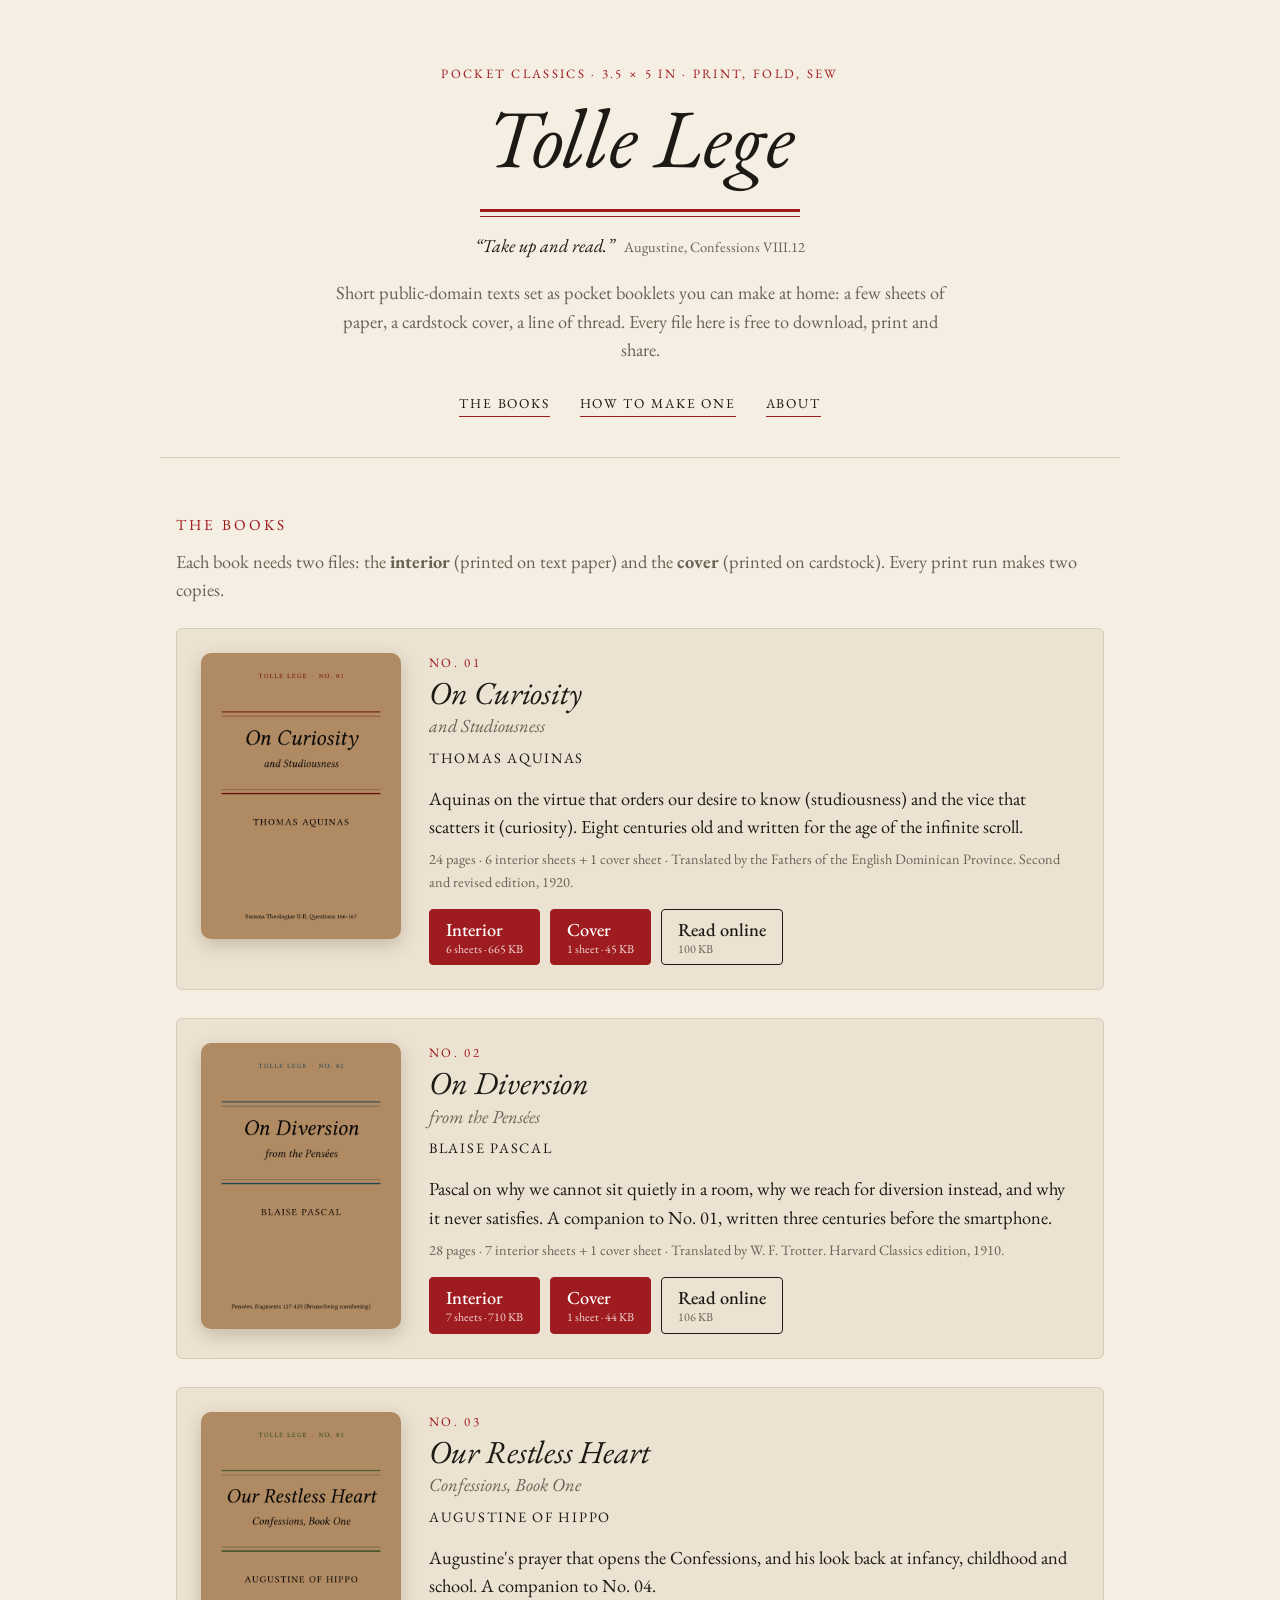
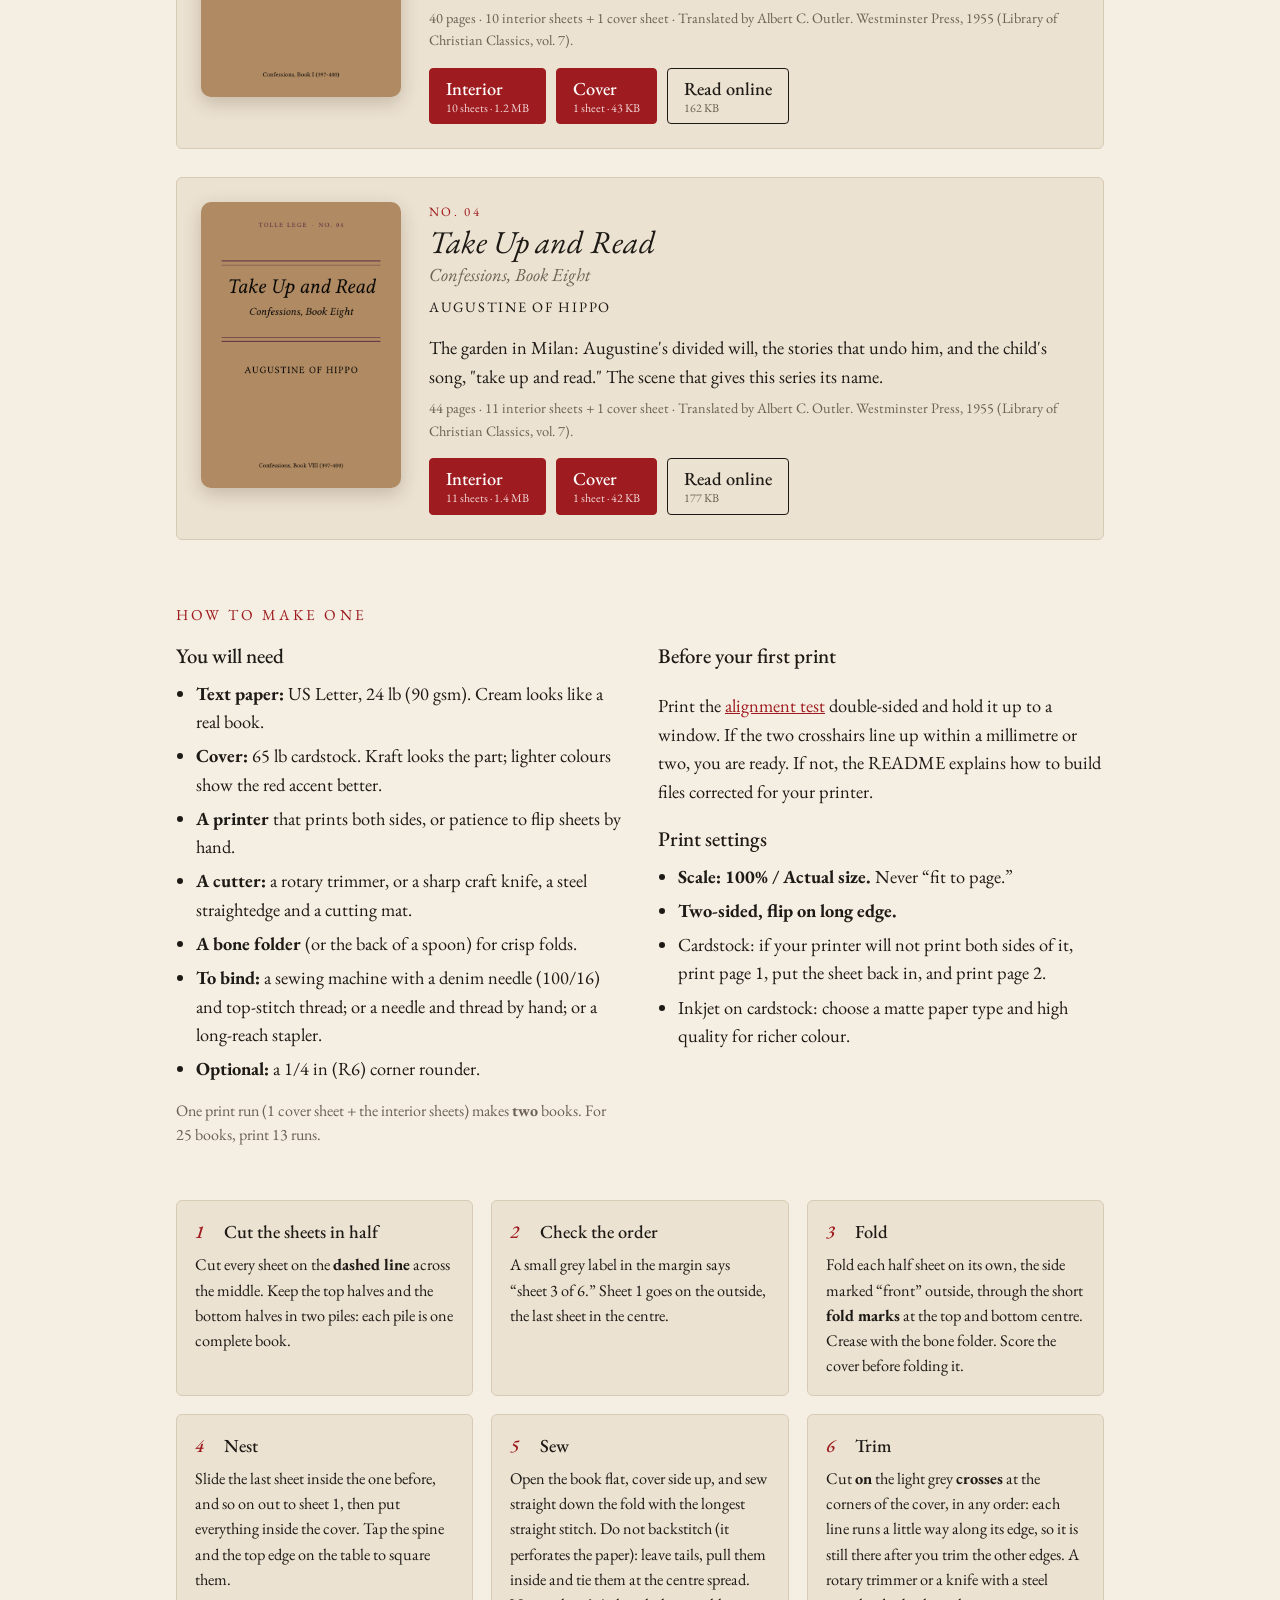
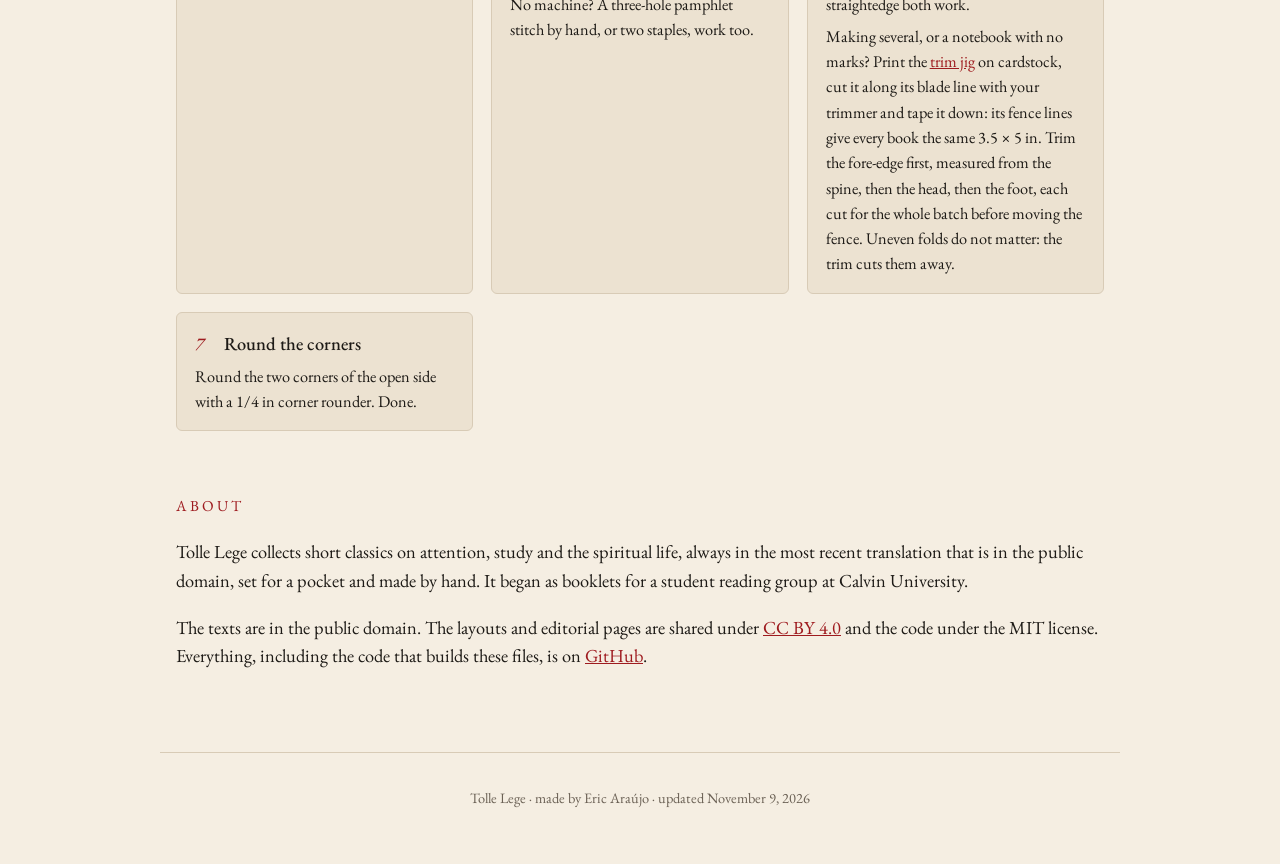
<file: docs/index.html>
<!doctype html>
<!--
  tools/site/index.template.html  --  the website page TEMPLATE.
  build.py fills the BOOKS placeholder with one card per title (from each
  title.toml) and the UPDATED placeholder with today's date (each written in
  double curly braces; not spelled out here, or the build would fill this
  comment too), and writes the result to docs/index.html,
  which GitHub Pages serves. Edit THIS file, not docs/index.html (which is
  overwritten by every build). The styles are in tools/site/style.css.
-->
<html lang="en">
<head>
  <meta charset="utf-8">
  <meta name="viewport" content="width=device-width, initial-scale=1">
  <title>Tolle Lege · pocket classics to print and sew</title>
  <meta name="description" content="Free pocket-size booklets of public-domain classics, ready to print at home, fold, sew and trim.">
  <link rel="preconnect" href="https://fonts.googleapis.com">
  <link rel="preconnect" href="https://fonts.gstatic.com" crossorigin>
  <link href="https://fonts.googleapis.com/css2?family=EB+Garamond:ital,wght@0,400;0,500;0,600;1,400&display=swap" rel="stylesheet">
  <link rel="stylesheet" href="assets/style.css">
</head>
<body>

<header class="masthead">
  <p class="kicker">Pocket classics · 3.5 × 5 in · print, fold, sew</p>
  <h1>Tolle Lege</h1>
  <p class="motto"><em>“Take up and read.”</em> <span>Augustine, Confessions VIII.12</span></p>
  <p class="lede">Short public-domain texts set as pocket booklets you can make at home:
    a few sheets of paper, a cardstock cover, a line of thread. Every file here is free
    to download, print and share.</p>
  <nav>
    <a href="#books">The books</a>
    <a href="#make">How to make one</a>
    <a href="#about">About</a>
  </nav>
</header>

<main>

<section id="books">
  <h2>The books</h2>
  <p class="section-note">Each book needs two files: the <strong>interior</strong> (printed on text paper)
    and the <strong>cover</strong> (printed on cardstock). Every print run makes two copies.</p>
  <div class="books">

    <article class="book" id="01-aquinas-on-curiosity">
      <div class="cover-wrap"><img src="books/01-aquinas-on-curiosity/cover.png" alt="Front cover of On Curiosity" loading="lazy"></div>
      <div class="info">
      <p class="num">No. 01</p>
      <h3>On Curiosity</h3>
      <p class="sub">and Studiousness</p>
      <p class="author">Thomas Aquinas</p>
      <p class="summary">Aquinas on the virtue that orders our desire to know (studiousness) and the vice that scatters it (curiosity). Eight centuries old and written for the age of the infinite scroll.</p>
        <p class="meta">24 pages · 6 interior sheets + 1 cover sheet · Translated by the Fathers of the English Dominican Province. Second and revised edition, 1920.</p>
        <div class="downloads">
          <a class="btn primary" href="books/01-aquinas-on-curiosity/01-aquinas-on-curiosity-interior.pdf" download>Interior <small>6 sheets · 665 KB</small></a>
          <a class="btn primary" href="books/01-aquinas-on-curiosity/01-aquinas-on-curiosity-cover.pdf" download>Cover <small>1 sheet · 45 KB</small></a>
          <a class="btn" href="books/01-aquinas-on-curiosity/01-aquinas-on-curiosity-reading.pdf">Read online <small>100 KB</small></a>
        </div>
      </div>
    </article>

    <article class="book" id="02-pascal-on-diversion">
      <div class="cover-wrap"><img src="books/02-pascal-on-diversion/cover.png" alt="Front cover of On Diversion" loading="lazy"></div>
      <div class="info">
      <p class="num">No. 02</p>
      <h3>On Diversion</h3>
      <p class="sub">from the Pensées</p>
      <p class="author">Blaise Pascal</p>
      <p class="summary">Pascal on why we cannot sit quietly in a room, why we reach for diversion instead, and why it never satisfies. A companion to No. 01, written three centuries before the smartphone.</p>
        <p class="meta">28 pages · 7 interior sheets + 1 cover sheet · Translated by W. F. Trotter. Harvard Classics edition, 1910.</p>
        <div class="downloads">
          <a class="btn primary" href="books/02-pascal-on-diversion/02-pascal-on-diversion-interior.pdf" download>Interior <small>7 sheets · 710 KB</small></a>
          <a class="btn primary" href="books/02-pascal-on-diversion/02-pascal-on-diversion-cover.pdf" download>Cover <small>1 sheet · 44 KB</small></a>
          <a class="btn" href="books/02-pascal-on-diversion/02-pascal-on-diversion-reading.pdf">Read online <small>106 KB</small></a>
        </div>
      </div>
    </article>

    <article class="book" id="03-augustine-confessions-book-1">
      <div class="cover-wrap"><img src="books/03-augustine-confessions-book-1/cover.png" alt="Front cover of Our Restless Heart" loading="lazy"></div>
      <div class="info">
      <p class="num">No. 03</p>
      <h3>Our Restless Heart</h3>
      <p class="sub">Confessions, Book One</p>
      <p class="author">Augustine of Hippo</p>
      <p class="summary">Augustine&#x27;s prayer that opens the Confessions, and his look back at infancy, childhood and school. A companion to No. 04.</p>
        <p class="meta">40 pages · 10 interior sheets + 1 cover sheet · Translated by Albert C. Outler. Westminster Press, 1955 (Library of Christian Classics, vol. 7).</p>
        <div class="downloads">
          <a class="btn primary" href="books/03-augustine-confessions-book-1/03-augustine-confessions-book-1-interior.pdf" download>Interior <small>10 sheets · 1.2 MB</small></a>
          <a class="btn primary" href="books/03-augustine-confessions-book-1/03-augustine-confessions-book-1-cover.pdf" download>Cover <small>1 sheet · 43 KB</small></a>
          <a class="btn" href="books/03-augustine-confessions-book-1/03-augustine-confessions-book-1-reading.pdf">Read online <small>162 KB</small></a>
        </div>
      </div>
    </article>

    <article class="book" id="04-augustine-confessions-book-8">
      <div class="cover-wrap"><img src="books/04-augustine-confessions-book-8/cover.png" alt="Front cover of Take Up and Read" loading="lazy"></div>
      <div class="info">
      <p class="num">No. 04</p>
      <h3>Take Up and Read</h3>
      <p class="sub">Confessions, Book Eight</p>
      <p class="author">Augustine of Hippo</p>
      <p class="summary">The garden in Milan: Augustine&#x27;s divided will, the stories that undo him, and the child&#x27;s song, &quot;take up and read.&quot; The scene that gives this series its name.</p>
        <p class="meta">44 pages · 11 interior sheets + 1 cover sheet · Translated by Albert C. Outler. Westminster Press, 1955 (Library of Christian Classics, vol. 7).</p>
        <div class="downloads">
          <a class="btn primary" href="books/04-augustine-confessions-book-8/04-augustine-confessions-book-8-interior.pdf" download>Interior <small>11 sheets · 1.4 MB</small></a>
          <a class="btn primary" href="books/04-augustine-confessions-book-8/04-augustine-confessions-book-8-cover.pdf" download>Cover <small>1 sheet · 42 KB</small></a>
          <a class="btn" href="books/04-augustine-confessions-book-8/04-augustine-confessions-book-8-reading.pdf">Read online <small>177 KB</small></a>
        </div>
      </div>
    </article>
  </div>
</section>

<section id="make">
  <h2>How to make one</h2>

  <div class="two-col">
    <div>
      <h3>You will need</h3>
      <ul class="materials">
        <li><strong>Text paper:</strong> US Letter, 24 lb (90 gsm). Cream looks like a real book.</li>
        <li><strong>Cover:</strong> 65 lb cardstock. Kraft looks the part; lighter colours show the red accent better.</li>
        <li><strong>A printer</strong> that prints both sides, or patience to flip sheets by hand.</li>
        <li><strong>A cutter:</strong> a rotary trimmer, or a sharp craft knife, a steel straightedge and a cutting mat.</li>
        <li><strong>A bone folder</strong> (or the back of a spoon) for crisp folds.</li>
        <li><strong>To bind:</strong> a sewing machine with a denim needle (100/16) and top-stitch thread; or a needle and thread by hand; or a long-reach stapler.</li>
        <li><strong>Optional:</strong> a 1/4 in (R6) corner rounder.</li>
      </ul>
      <p class="note">One print run (1 cover sheet + the interior sheets) makes <strong>two</strong> books.
        For 25 books, print 13 runs.</p>
    </div>

    <div>
      <h3>Before your first print</h3>
      <p>Print the <a href="tools/alignment-test.pdf">alignment test</a> double-sided and hold it up
        to a window. If the two crosshairs line up within a millimetre or two, you are ready.
        If not, the README explains how to build files corrected for your printer.</p>
      <h3>Print settings</h3>
      <ul class="materials">
        <li><strong>Scale: 100% / Actual size.</strong> Never “fit to page.”</li>
        <li><strong>Two-sided, flip on long edge.</strong></li>
        <li>Cardstock: if your printer will not print both sides of it, print page 1, put the sheet back in, and print page 2.</li>
        <li>Inkjet on cardstock: choose a matte paper type and high quality for richer colour.</li>
      </ul>
    </div>
  </div>

  <ol class="steps">
    <li><h4>Cut the sheets in half</h4>
      <p>Cut every sheet on the <strong>dashed line</strong> across the middle. Keep the top halves
        and the bottom halves in two piles: each pile is one complete book.</p></li>
    <li><h4>Check the order</h4>
      <p>A small grey label in the margin says “sheet 3 of 6.” Sheet 1 goes on the outside,
        the last sheet in the centre.</p></li>
    <li><h4>Fold</h4>
      <p>Fold each half sheet on its own, the side marked “front” outside, through the short
        <strong>fold marks</strong> at the top and bottom centre. Crease with the bone folder.
        Score the cover before folding it.</p></li>
    <li><h4>Nest</h4>
      <p>Slide the last sheet inside the one before, and so on out to sheet 1, then put everything
        inside the cover. Tap the spine and the top edge on the table to square them.</p></li>
    <li><h4>Sew</h4>
      <p>Open the book flat, cover side up, and sew straight down the fold with the longest straight
        stitch. Do not backstitch (it perforates the paper): leave tails, pull them inside and tie them
        at the centre spread. No machine? A three-hole pamphlet stitch by hand, or two staples, work too.</p></li>
    <li><h4>Trim</h4>
      <p>Cut <strong>on</strong> the light grey <strong>crosses</strong> at the corners of the cover,
        in any order: each line runs a little way along its edge, so it is still there after you trim
        the other edges. A rotary trimmer or a knife with a steel straightedge both work.</p>
      <p>Making several, or a notebook with no marks? Print the
        <a href="tools/trim-jig.pdf">trim jig</a> on cardstock, cut it along its blade line with your
        trimmer and tape it down: its fence lines give every book the same 3.5 × 5 in. Trim the
        fore-edge first, measured from the spine, then the head, then the foot, each cut for the
        whole batch before moving the fence. Uneven folds do not matter: the trim cuts them away.</p></li>
    <li><h4>Round the corners</h4>
      <p>Round the two corners of the open side with a 1/4 in corner rounder. Done.</p></li>
  </ol>
</section>

<section id="about">
  <h2>About</h2>
  <p>Tolle Lege collects short classics on attention, study and the spiritual life, always in
    the most recent translation that is in the public domain, set for a pocket and made by hand.
    It began as booklets for a student reading group at Calvin University.</p>
  <p>The texts are in the public domain. The layouts and editorial pages are shared under
    <a href="https://creativecommons.org/licenses/by/4.0/">CC BY 4.0</a> and the code under the MIT
    license. Everything, including the code that builds these files, is on
    <a href="https://github.com/ericaraujophd/tolle-lege">GitHub</a>.</p>
</section>

</main>

<footer>
  <p>Tolle Lege · made by Eric Araújo · updated November 9, 2026</p>
</footer>

</body>
</html>
</file>
<file: docs/assets/style.css>
/* =========================================================================
   tools/site/style.css  --  the website's styles
   =========================================================================
   build.py copies this file to docs/assets/style.css. Edit it here.

   The look follows the books: cream paper, kraft brown, black text and one
   deep-red accent (the same red as the cover rules and the thread).
   ========================================================================= */

:root {
  --paper: #f5eee2;        /* page background: cream text paper */
  --paper-2: #ece2d1;      /* slightly darker cream for panels */
  --kraft: #b08a62;        /* kraft cardstock, behind the cover pictures */
  --ink: #1d1a16;          /* body text */
  --muted: #6b6155;        /* secondary text */
  --rule: #d8cbb6;         /* hairlines */
  --accent: #9e1b1f;       /* the red of the cover rules */
  --serif: "EB Garamond", "Libertinus Serif", Georgia, serif;
}

* { box-sizing: border-box; }

body {
  margin: 0;
  background: var(--paper);
  color: var(--ink);
  font-family: var(--serif);
  font-size: 1.15rem;
  line-height: 1.55;
}

a { color: var(--accent); }

main, .masthead, footer {
  max-width: 960px;
  margin: 0 auto;
  padding: 0 16px;           /* phone gutter */
}

/* ---------------------------------------------------------------- header */
.masthead {
  text-align: center;
  padding-top: 64px;
  padding-bottom: 40px;
  border-bottom: 1px solid var(--rule);
}
.kicker {
  font-size: 0.8rem;
  letter-spacing: 0.18em;
  text-transform: uppercase;
  color: var(--accent);
  margin: 0;
}
.masthead h1 {
  font-size: clamp(3rem, 9vw, 5.2rem);
  font-weight: 400;
  font-style: italic;
  margin: 0.15em 0 0.05em;
  line-height: 1;
}
/* The double rule under the title, like the covers: heavy red, thin red. */
.masthead h1::after {
  content: "";
  display: block;
  width: min(320px, 70%);
  margin: 0.35em auto 0;
  border-top: 3px solid var(--accent);
  border-bottom: 1px solid var(--accent);
  height: 4px;
}
.motto { margin: 0.8em 0 0; }
.motto span { color: var(--muted); font-size: 0.9rem; margin-left: 0.4em; }
.lede {
  max-width: 34em;
  margin: 1em auto 0;
  color: var(--muted);
}
nav { margin-top: 1.6em; display: flex; justify-content: center; gap: 1.6em; flex-wrap: wrap; }
nav a {
  color: var(--ink);
  text-decoration: none;
  font-size: 0.85rem;
  letter-spacing: 0.14em;
  text-transform: uppercase;
  border-bottom: 1px solid var(--accent);
  padding-bottom: 2px;
}

/* -------------------------------------------------------------- sections */
section { padding: 56px 0 8px; }
h2 {
  font-weight: 400;
  font-size: 0.95rem;
  letter-spacing: 0.2em;
  text-transform: uppercase;
  color: var(--accent);
  margin: 0 0 0.6em;
}
h3 { font-weight: 500; font-size: 1.3rem; margin: 0.2em 0 0.3em; }
.section-note { color: var(--muted); margin-top: 0; }

/* ----------------------------------------------------------------- books */
.books { display: grid; gap: 28px; margin-top: 24px; }
.book {
  display: grid;
  grid-template-columns: 200px 1fr;
  gap: 28px;
  padding: 24px;
  background: var(--paper-2);
  border: 1px solid var(--rule);
  border-radius: 6px;
}
/* The cover picture is printed black-and-red on white; "multiply" lays it on
   the kraft colour behind it, which is exactly what ink does on kraft paper. */
.cover-wrap {
  background: var(--kraft);
  border-radius: 10px;              /* the rounded corners of the real book */
  overflow: hidden;
  aspect-ratio: 3.5 / 5;
  box-shadow: 0 6px 18px rgba(60, 40, 20, 0.22);
}
.cover-wrap img { width: 100%; height: 100%; display: block; mix-blend-mode: multiply; }
.cover-wrap.placeholder {
  display: flex; align-items: center; justify-content: center;
  background: repeating-linear-gradient(135deg, #c4a582 0 10px, #bd9d78 10px 20px);
}
.cover-wrap.placeholder span {
  font-size: 0.8rem; letter-spacing: 0.16em; text-transform: uppercase;
  color: #4a3a2a; background: rgba(245, 238, 226, 0.75); padding: 4px 10px;
}
.info .num {
  margin: 0; font-size: 0.8rem; letter-spacing: 0.18em; text-transform: uppercase; color: var(--accent);
}
.info h3 { font-size: 2rem; font-style: italic; font-weight: 400; margin: 0.1em 0 0; line-height: 1.1; }
.info .sub { margin: 0; font-style: italic; color: var(--muted); }
.info .author {
  margin: 0.5em 0 0; font-size: 0.9rem; letter-spacing: 0.12em; text-transform: uppercase;
}
.info .summary { margin: 0.8em 0 0.4em; }
.info .meta { margin: 0; font-size: 0.9rem; color: var(--muted); }
.book.soon .info { opacity: 0.85; }

.downloads { display: flex; flex-wrap: wrap; gap: 10px; margin-top: 16px; }
.btn {
  display: inline-flex; flex-direction: column; align-items: flex-start;
  padding: 8px 16px;
  border: 1px solid var(--ink);
  border-radius: 4px;
  color: var(--ink);
  text-decoration: none;
  font-weight: 500;
  line-height: 1.2;
}
.btn small { font-weight: 400; font-size: 0.75rem; color: var(--muted); margin-top: 2px; }
.btn.primary { background: var(--accent); border-color: var(--accent); color: #fff; }
.btn.primary small { color: #f2d6d6; }
.btn:hover { filter: brightness(1.08); }

/* ------------------------------------------------------------ how to make */
.two-col { display: grid; grid-template-columns: 1fr 1fr; gap: 36px; }
.materials { padding-left: 1.1em; margin: 0.3em 0; }
.materials li { margin: 0.3em 0; }
.note { color: var(--muted); font-size: 1rem; }

.steps {
  list-style: none;
  counter-reset: step;
  padding: 0;
  margin: 36px 0 0;
  display: grid;
  grid-template-columns: repeat(auto-fill, minmax(270px, 1fr));
  gap: 18px;
}
.steps li {
  counter-increment: step;
  background: var(--paper-2);
  border: 1px solid var(--rule);
  border-radius: 6px;
  padding: 16px 18px;
}
.steps h4 { margin: 0; font-weight: 500; font-size: 1.15rem; }
.steps h4::before {
  content: counter(step);
  display: inline-block;
  min-width: 1.6em;
  color: var(--accent);
  font-style: italic;
}
.steps p { margin: 0.4em 0 0; font-size: 1.02rem; }

/* ----------------------------------------------------------------- footer */
footer {
  margin-top: 56px;
  padding-top: 20px;
  padding-bottom: 40px;
  border-top: 1px solid var(--rule);
  color: var(--muted);
  font-size: 0.9rem;
  text-align: center;
}

/* ----------------------------------------------------------------- phones */
@media (max-width: 680px) {
  .book { grid-template-columns: 1fr; padding: 18px; }
  .cover-wrap { width: 62%; margin: 0 auto; }
  .two-col { grid-template-columns: 1fr; gap: 8px; }
  .masthead { padding-top: 40px; }
}

/* The themed collection a title belongs to, above its number. */
.book .collection { font-size: 0.72rem; letter-spacing: 0.14em; text-transform: uppercase; color: #8a6d3b; margin: 0 0 0.15rem; }
</file>
